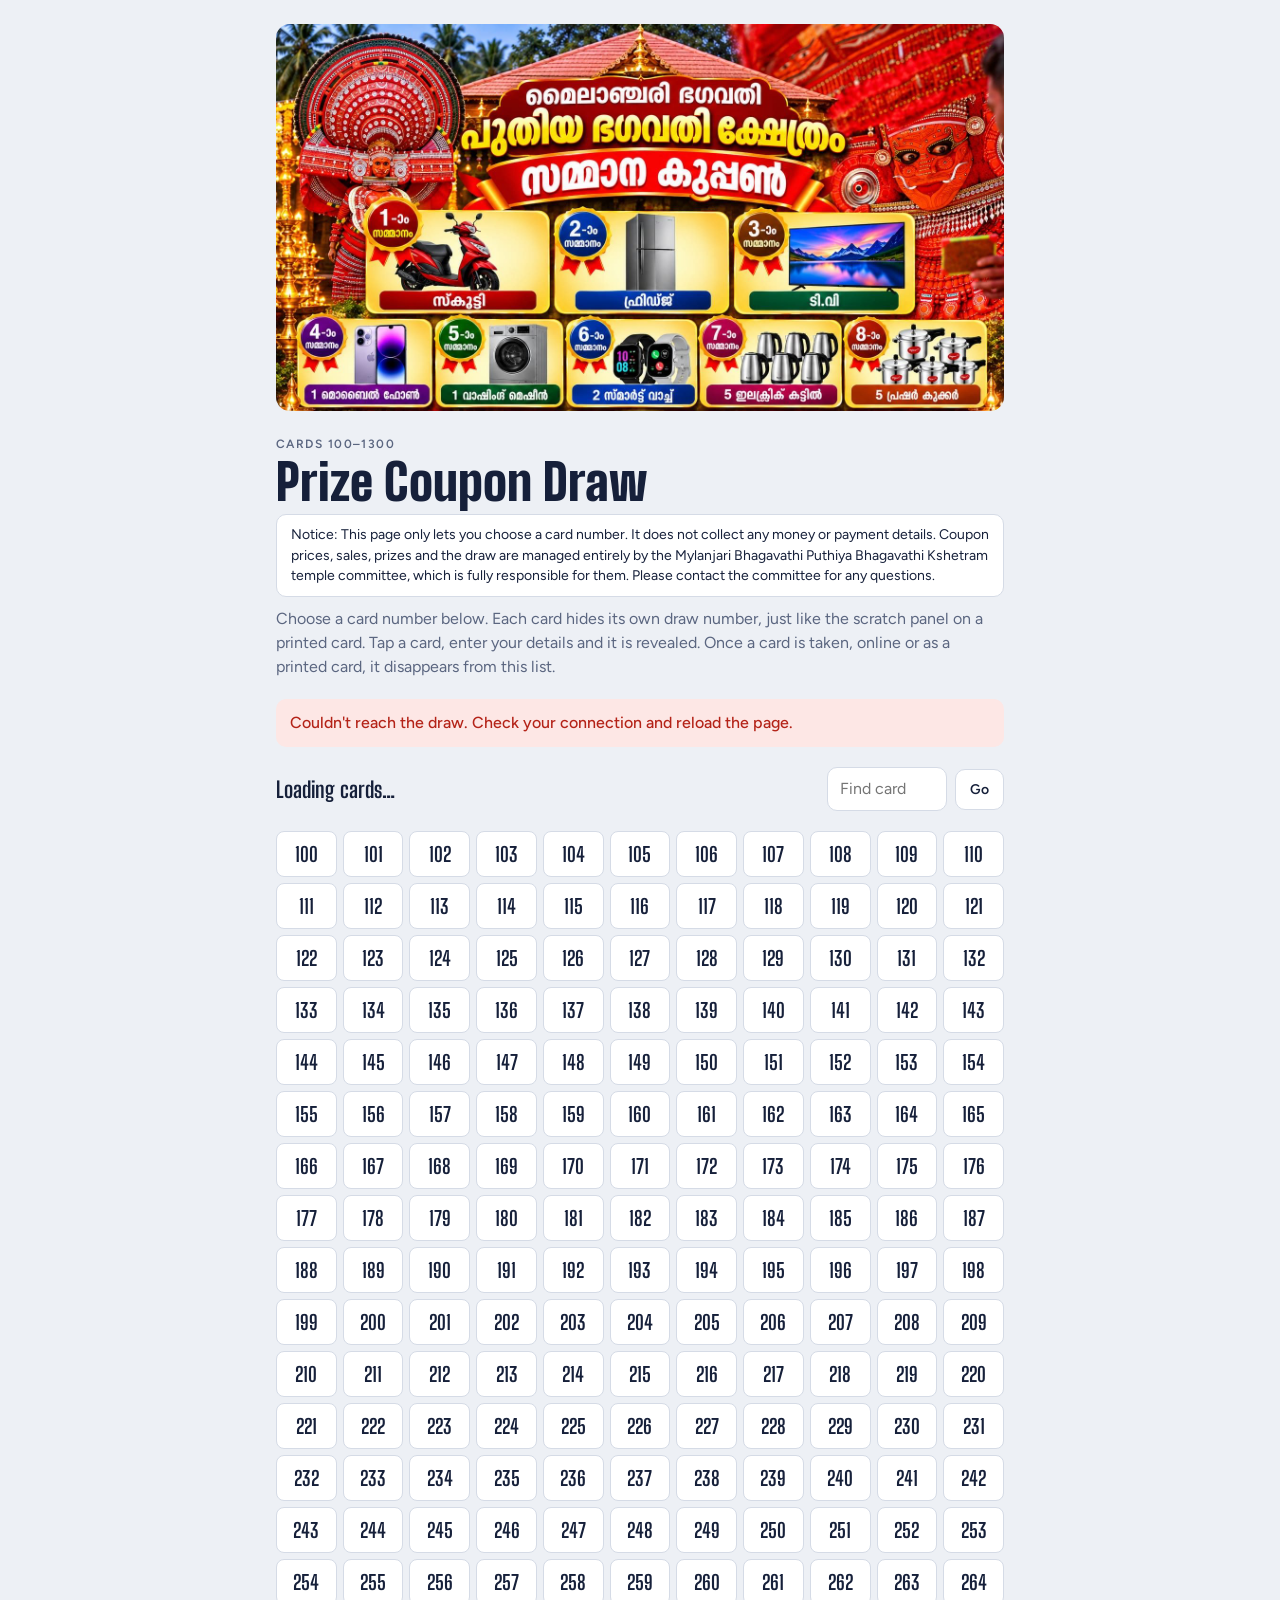
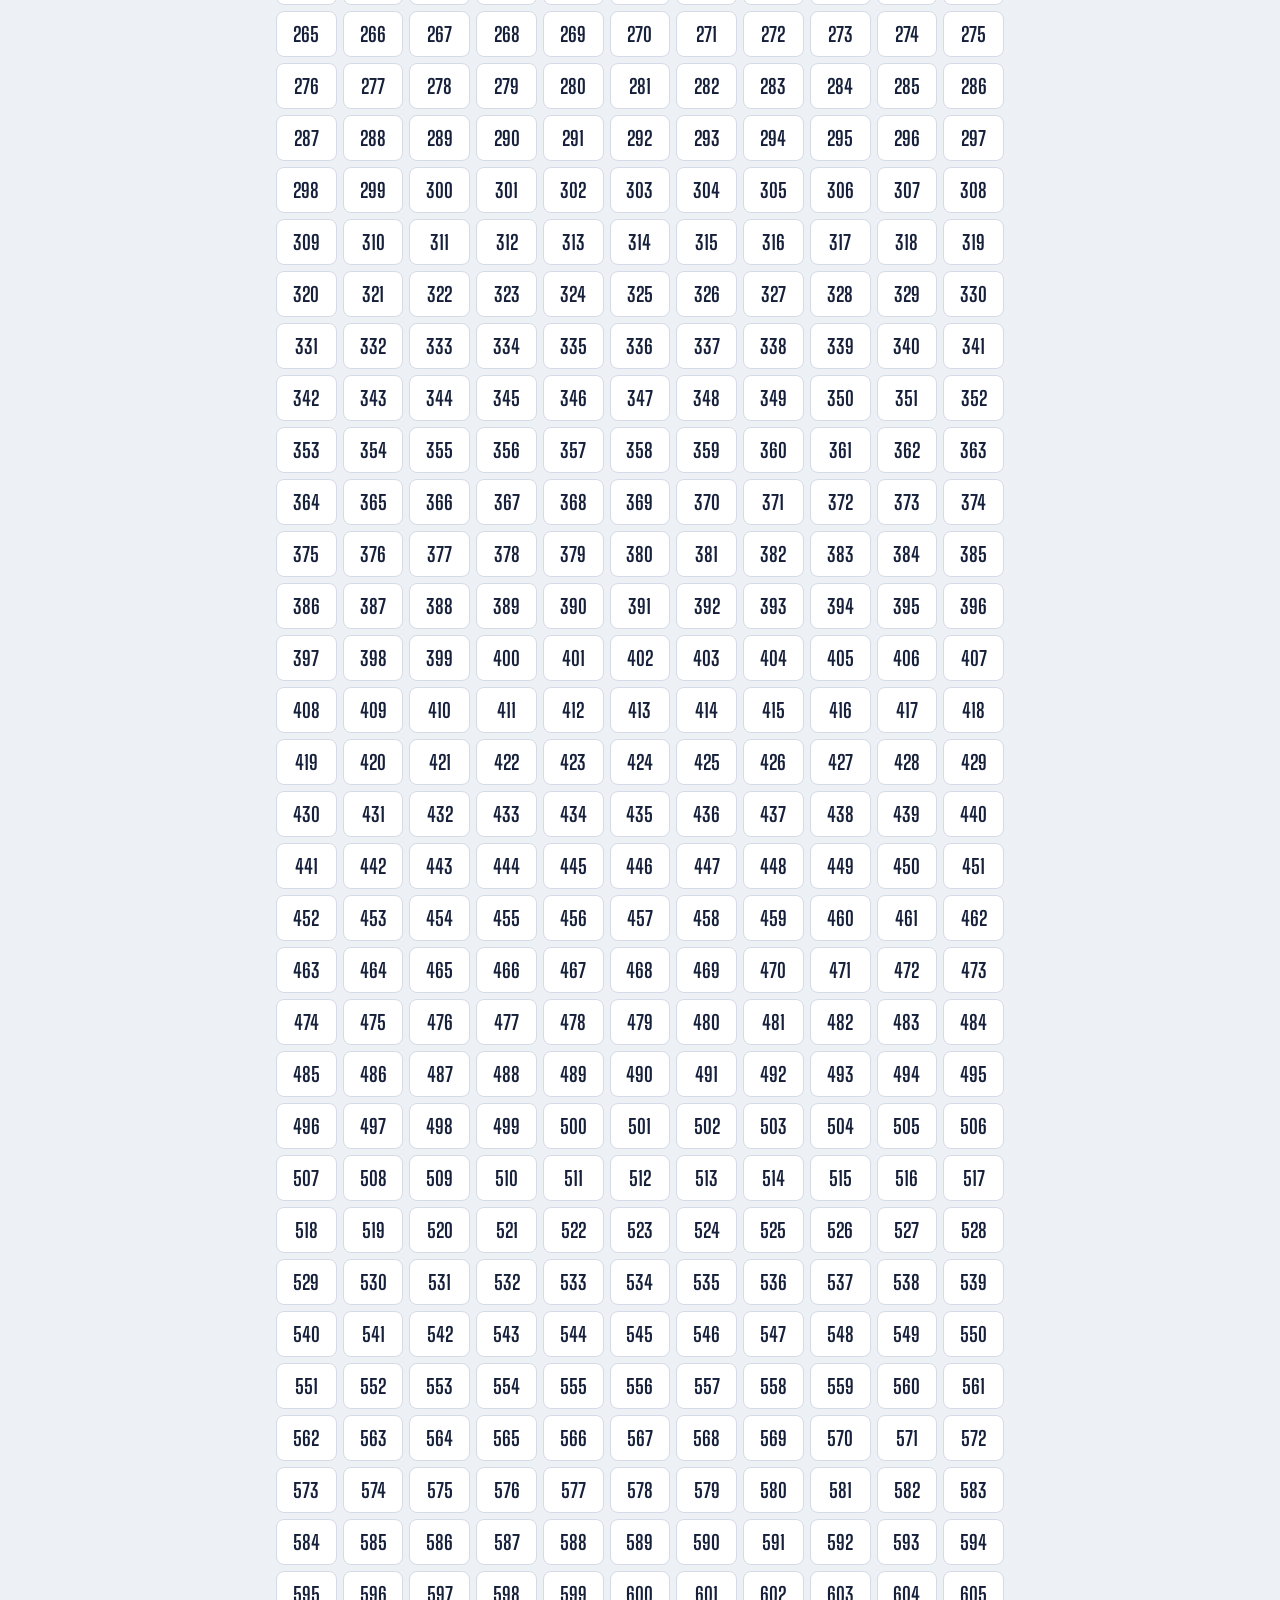
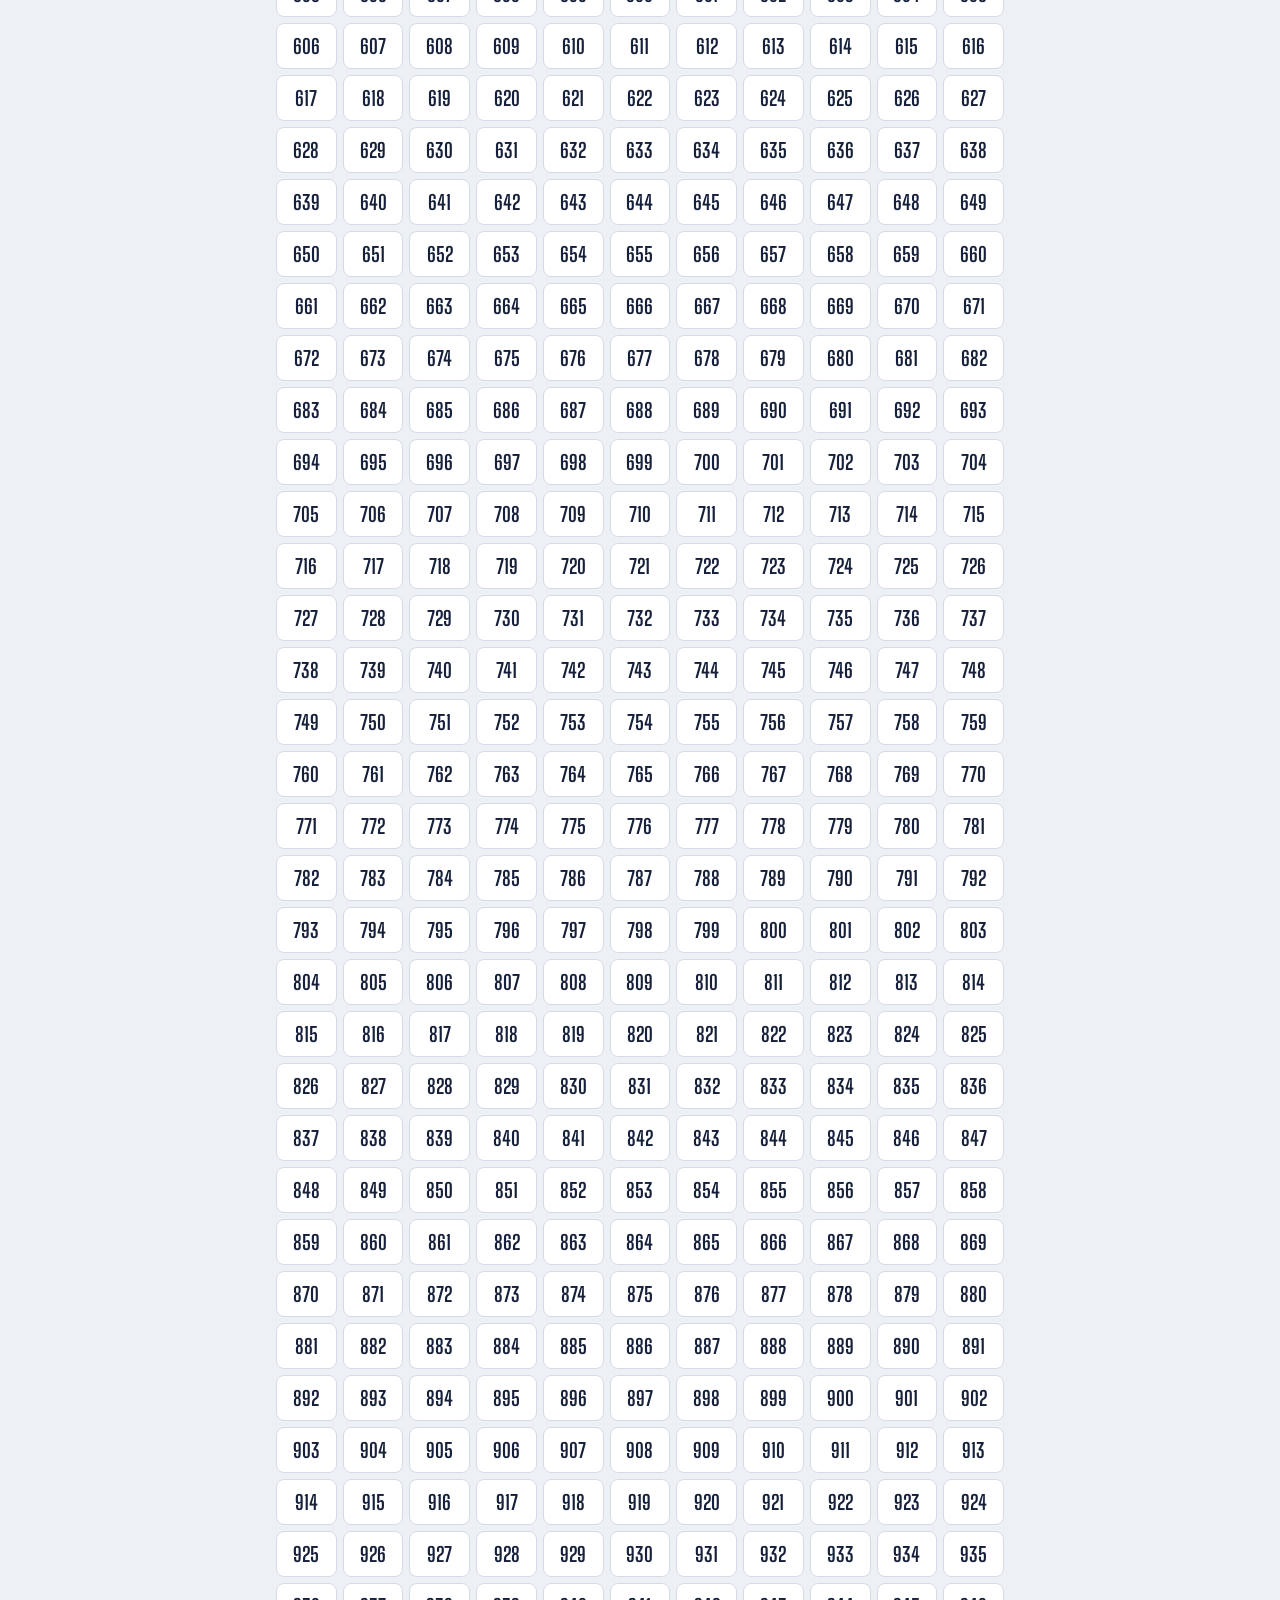
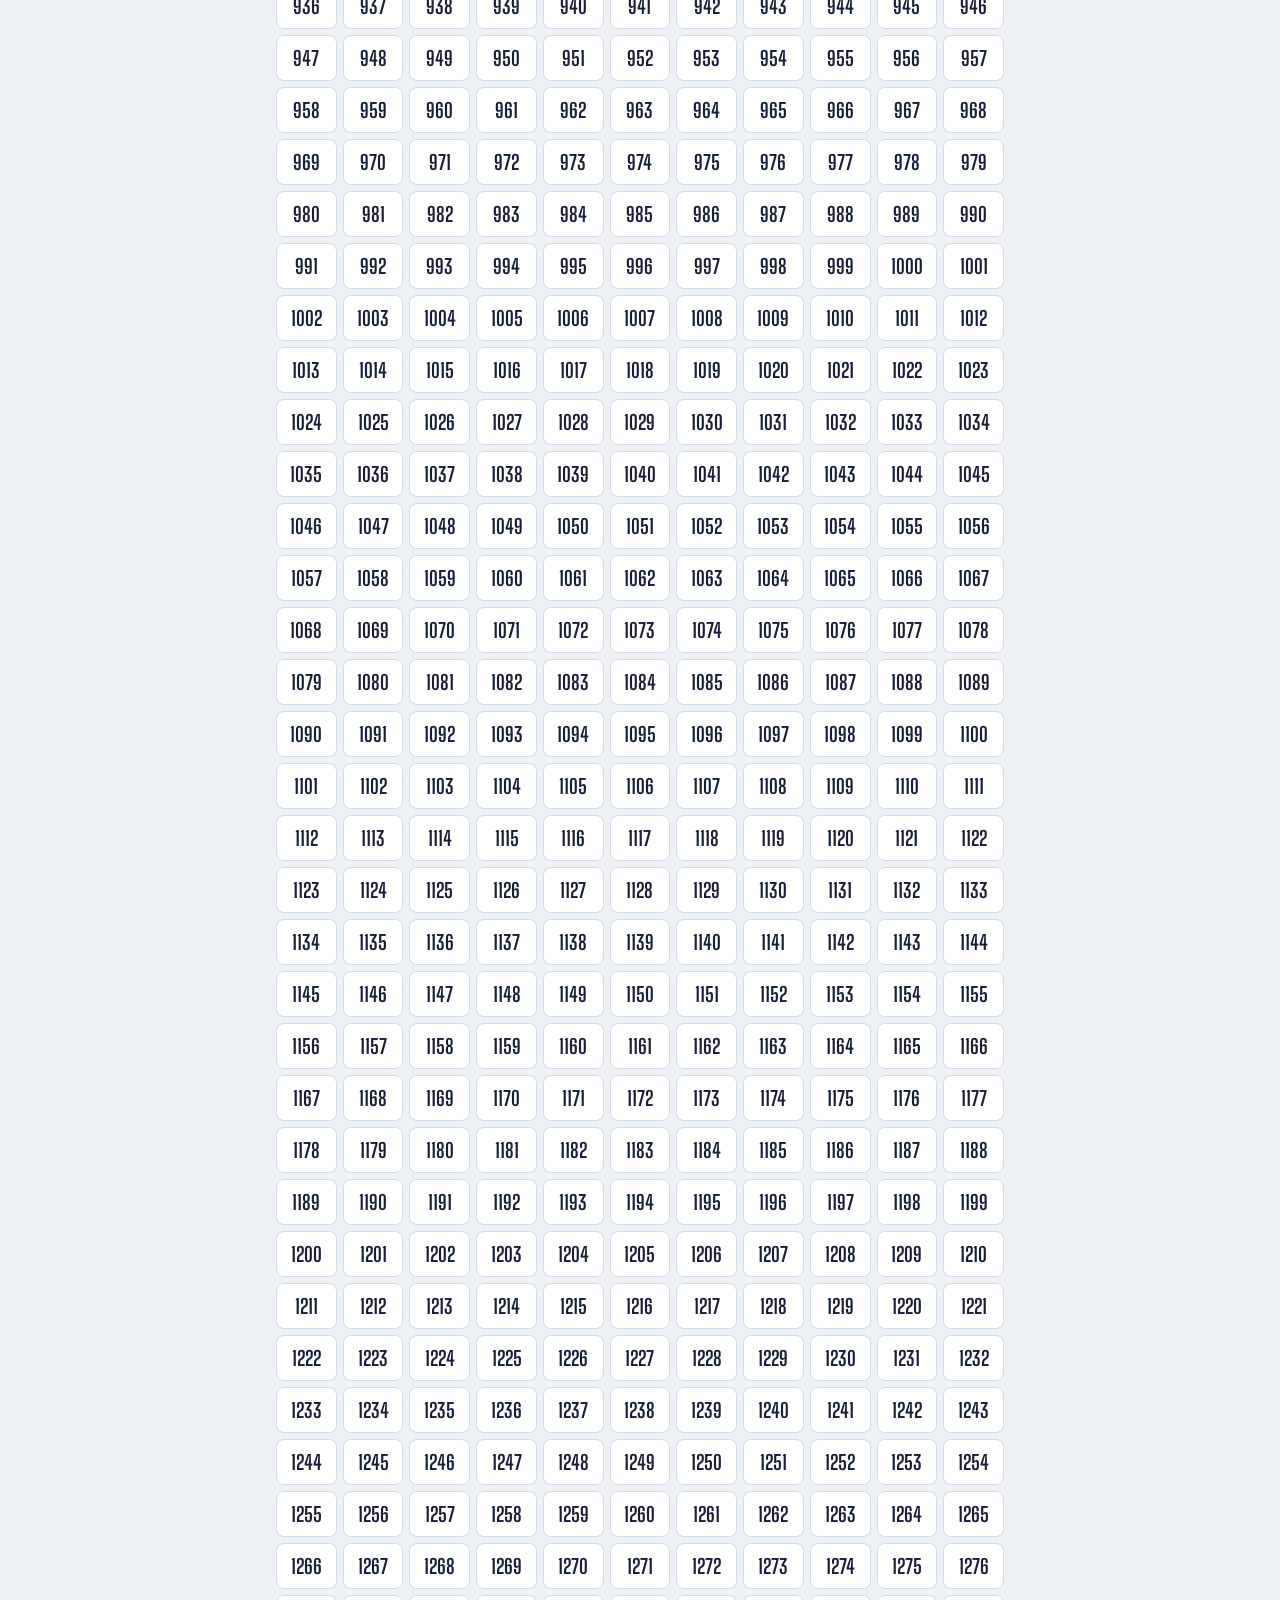
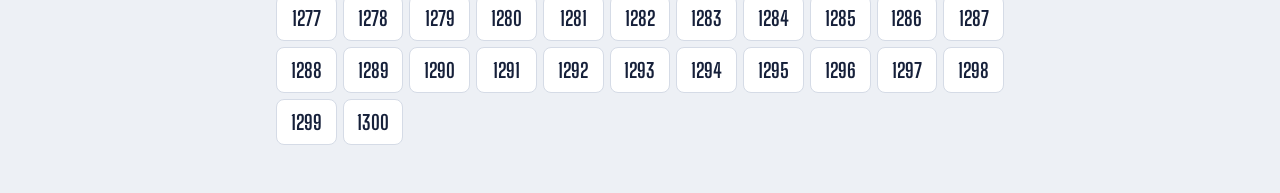
<file: index.html>
<!DOCTYPE html>
<html lang="en">
<head>
<meta charset="utf-8">
<meta name="viewport" content="width=device-width, initial-scale=1, viewport-fit=cover">
<meta name="robots" content="noindex, nofollow">
<title>Prize Coupon Draw</title>
<link rel="stylesheet" href="https://fonts.googleapis.com/css2?family=Big+Shoulders+Display:wght@700;900&family=Figtree:wght@400;500;600;700&display=swap">
<link rel="stylesheet" href="lottery.css?v=7">
</head>
<body>
<main class="wrap" id="lottery"></main>
<script src="lottery.js?v=8"></script>
<script>
// Paste your Apps Script web app URL here (Deploy → Manage deployments → Web app URL, ends in /exec).
var API_URL = "https://script.google.com/macros/s/AKfycbwGw5hdv94x71UFCHoSE1ElI6HtYVI3xRVMPapwN5gmTDGfzA4bxnSbI70qsNq84HfB/exec";

Lottery.init({
  mount: document.getElementById('lottery'),
  backend: API_URL ? Lottery.remote(API_URL) : null,
  storageKey: 'coupon-lottery-me-v2', notice: 'Notice: This page only lets you choose a card number. It does not collect any money or payment details. Coupon prices, sales, prizes and the draw are managed entirely by the Mylanjari Bhagavathi Puthiya Bhagavathi Kshetram temple committee, which is fully responsible for them. Please contact the committee for any questions.',
  banner: { src: 'coupon-banner.jpg', alt: 'Mylanjari Bhagavathi Puthiya Bhagavathi Kshetram prize coupon (മൈലാഞ്ചരി ഭഗവതി പുതിയ ഭഗവതി ക്ഷേത്രം സമ്മാന കൂപ്പൺ). Prizes: 1st scooter, 2nd fridge, 3rd TV, 4th mobile phone, 5th washing machine, 6th 2 smart watches, 7th 5 electric kettles, 8th 5 pressure cookers. ' }
});
</script>
</body>
</html>
</file>
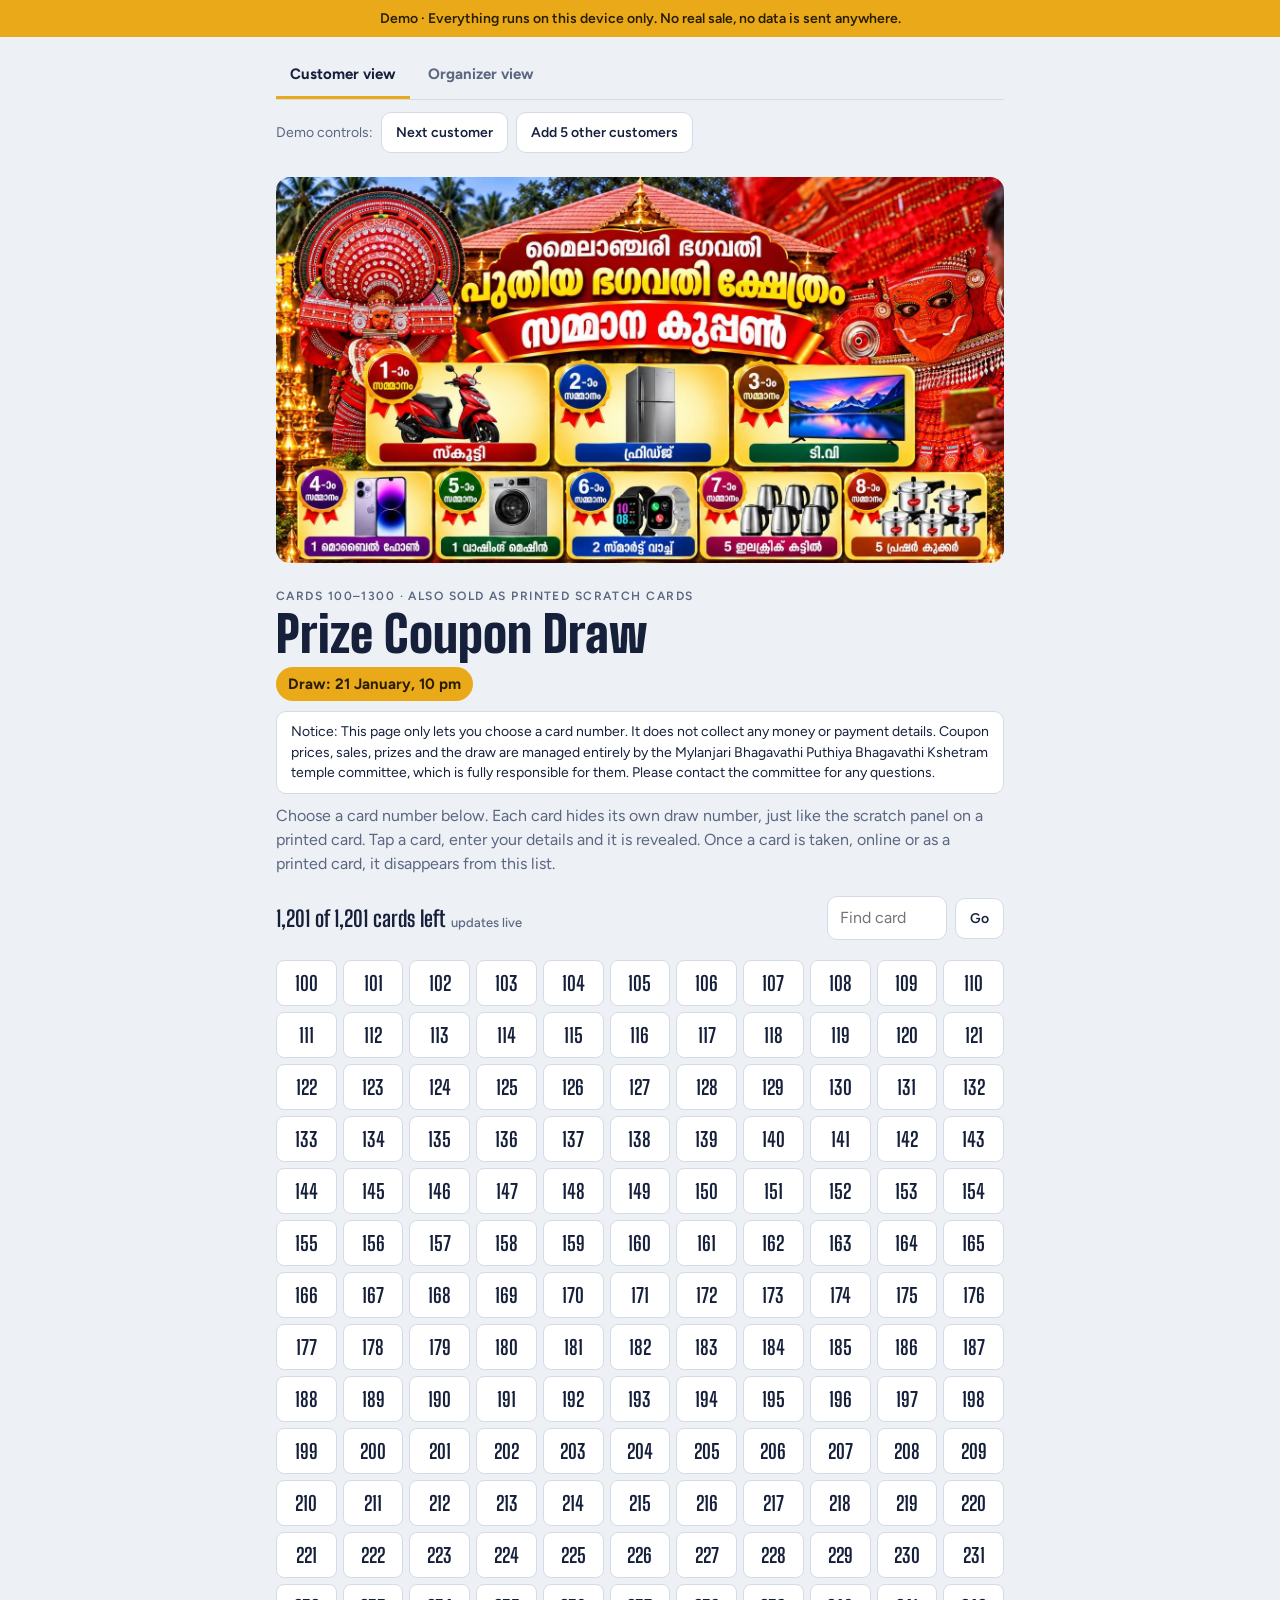
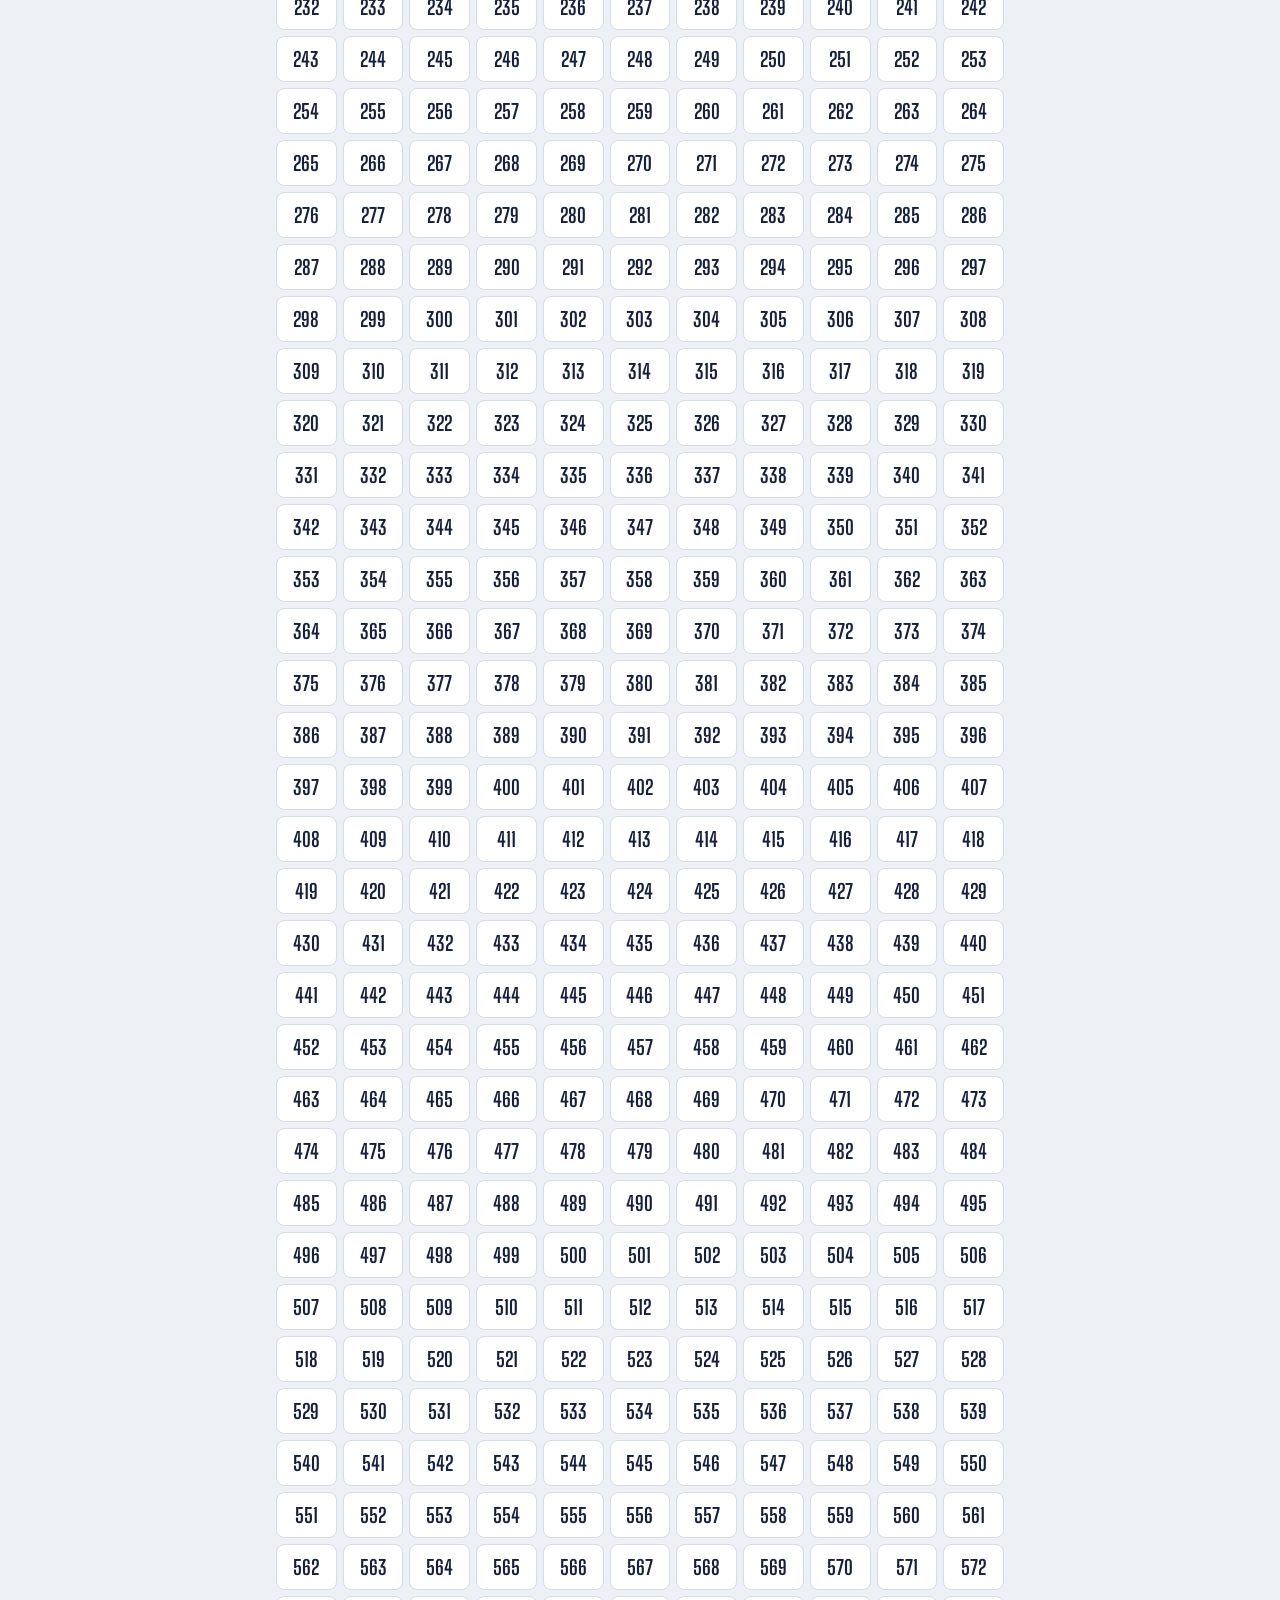
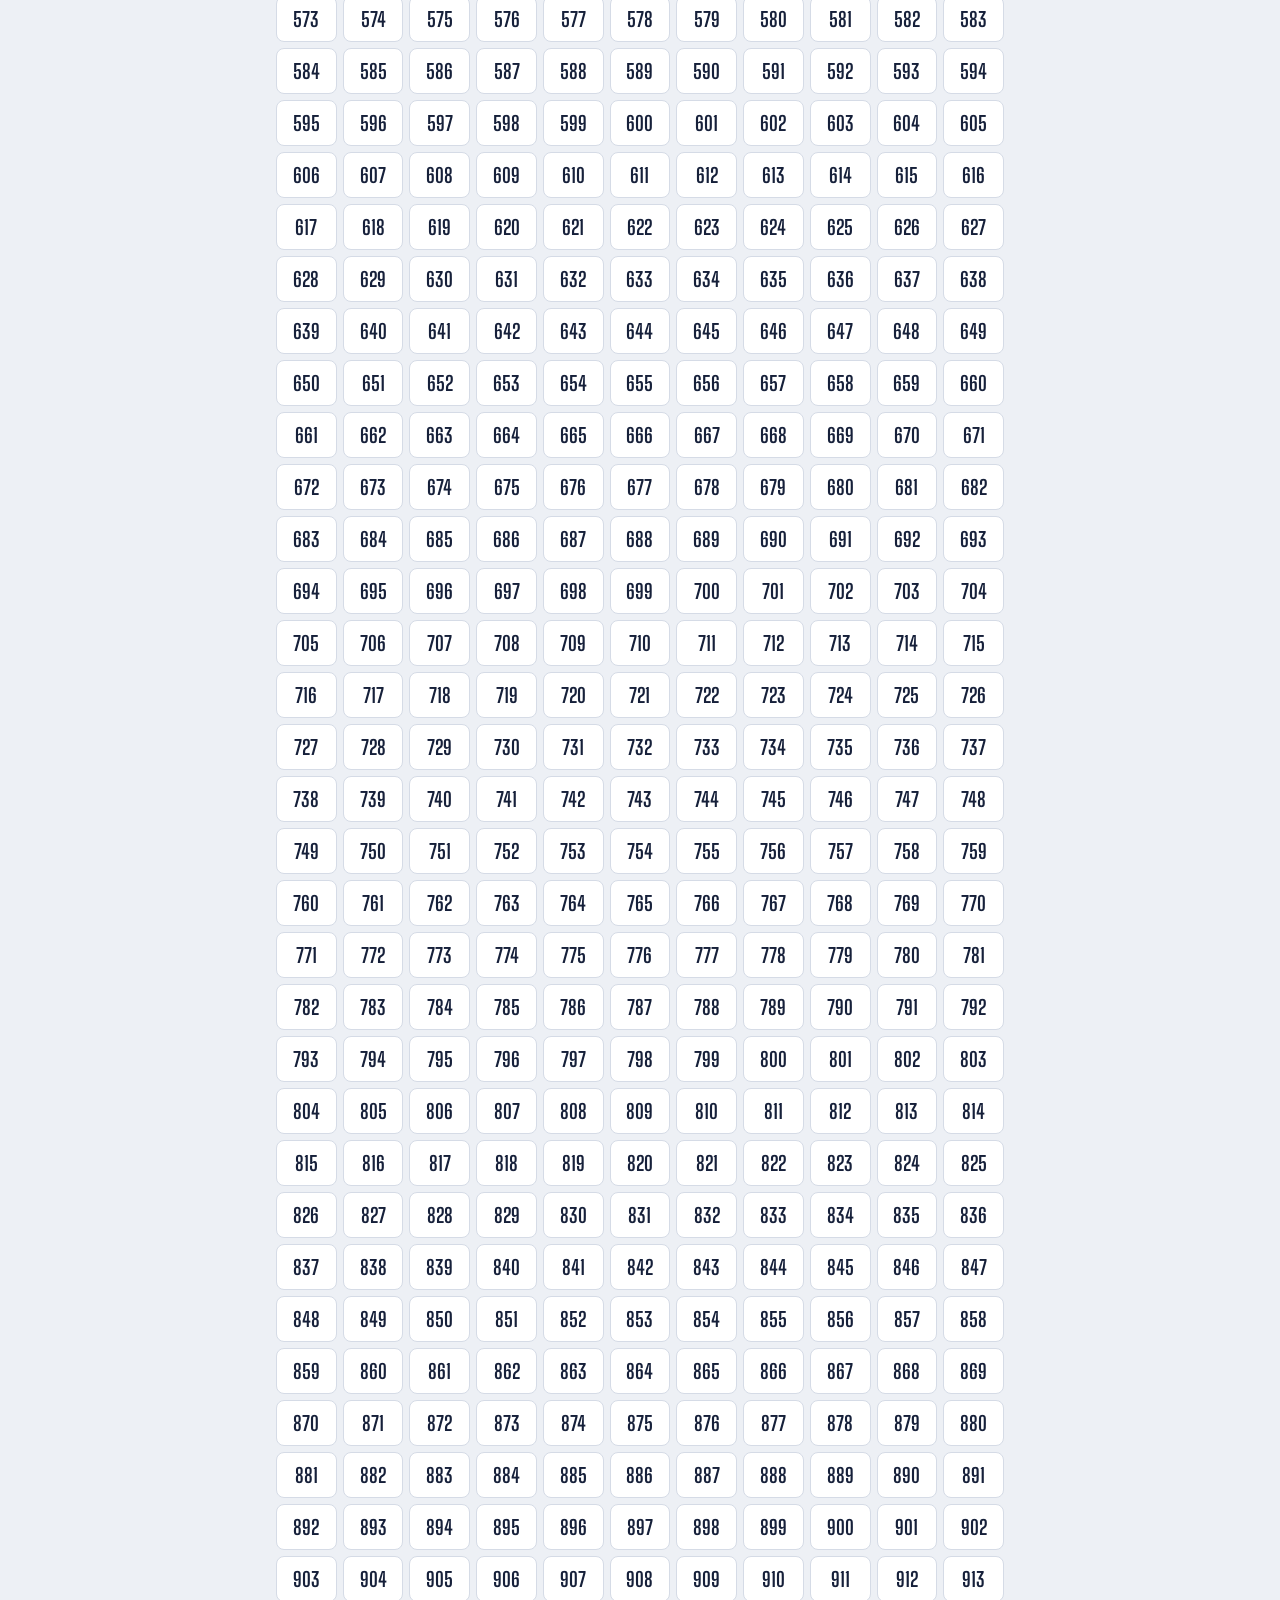
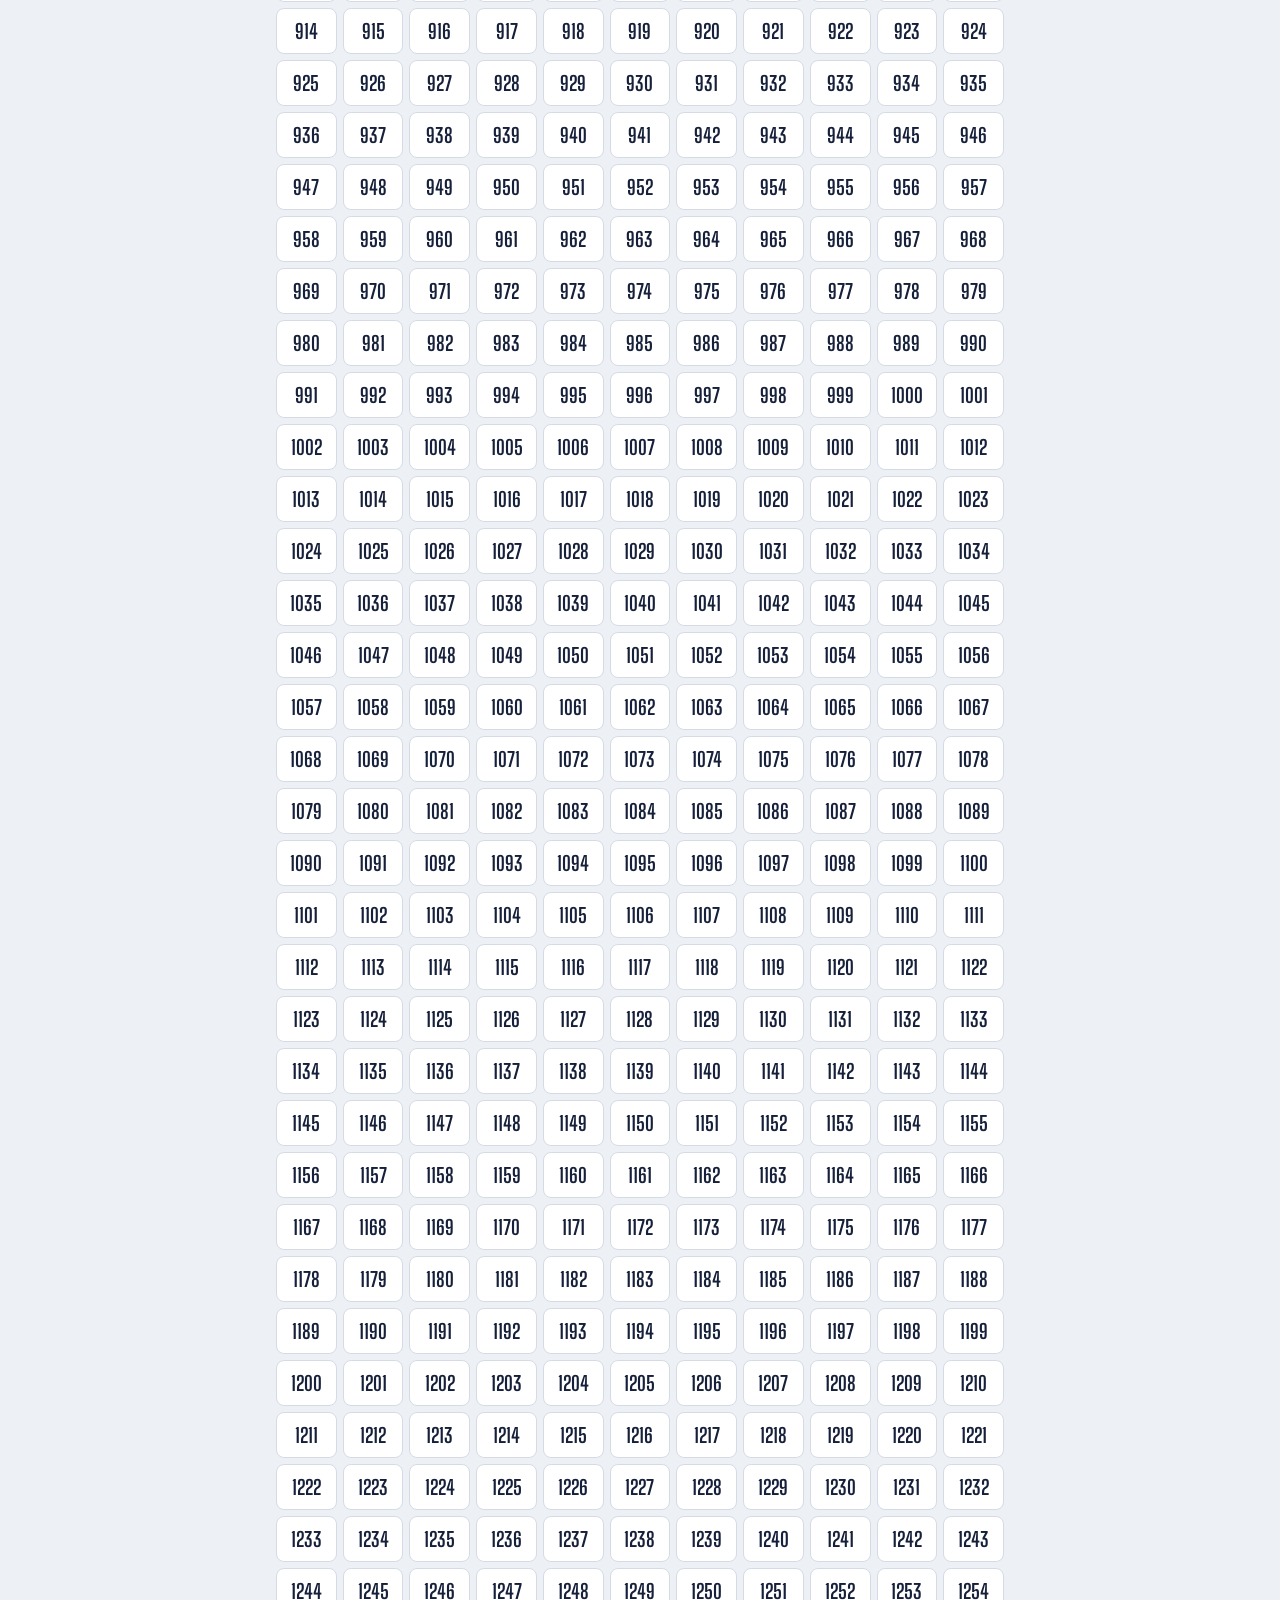
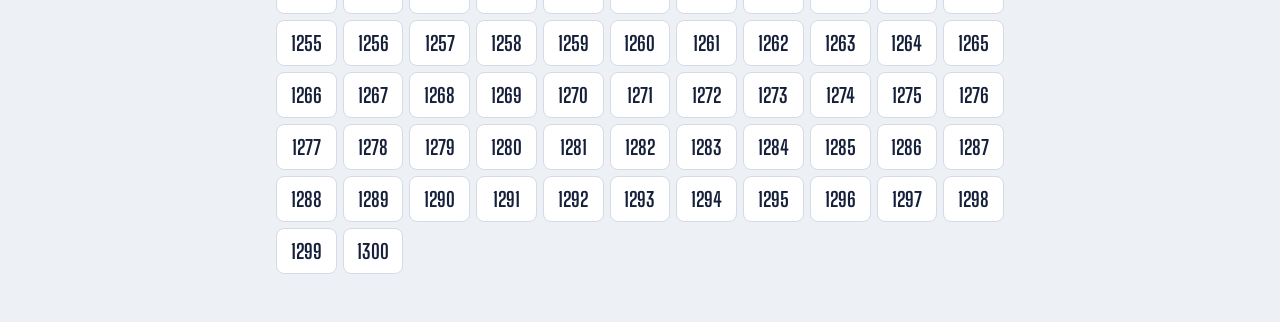
<file: demo.html>
<!DOCTYPE html>
<html lang="en">
<head>
<meta charset="utf-8">
<meta name="viewport" content="width=device-width, initial-scale=1, viewport-fit=cover">
<meta name="robots" content="noindex, nofollow">
<title>Prize Coupon Draw · Demo</title>
<link rel="stylesheet" href="https://fonts.googleapis.com/css2?family=Big+Shoulders+Display:wght@700;900&family=Figtree:wght@400;500;600;700&family=JetBrains+Mono:wght@400;600&display=swap">
<link rel="stylesheet" href="lottery.css?v=7">
<style>
.banner{background:var(--gold);color:var(--gold-ink);font-weight:600;font-size:14px;text-align:center;padding:8px max(16px,env(safe-area-inset-right)) 8px max(16px,env(safe-area-inset-left))}
.shell{max-width:760px;margin:0 auto;padding:16px max(16px,env(safe-area-inset-right)) 0 max(16px,env(safe-area-inset-left));display:grid;gap:12px}
.views{display:flex;gap:4px;border-bottom:1px solid var(--line)}
.view{font:inherit;font-weight:700;background:none;border:0;border-bottom:3px solid transparent;padding:10px 14px;color:var(--muted);cursor:pointer;font-size:15px}
.view[aria-selected="true"]{color:var(--ink);border-color:var(--gold)}
.democtl{display:flex;gap:8px;flex-wrap:wrap;align-items:center;font-size:14px}
.democtl span{color:var(--muted)}
#admin{display:grid;gap:18px}
.row{display:flex;justify-content:space-between;align-items:center;gap:10px;flex-wrap:wrap}
.stats{display:grid;grid-template-columns:repeat(4,1fr);gap:1px;background:var(--line);border:1px solid var(--line);border-radius:10px;overflow:hidden}
.stat{background:var(--surface);padding:12px 14px;display:grid;gap:2px}
.stat b{font-family:var(--display);font-size:28px;line-height:1;font-variant-numeric:tabular-nums}
.stat span{font-size:12px;color:var(--muted);letter-spacing:.06em;text-transform:uppercase}
@media (max-width:520px){.stats{grid-template-columns:1fr 1fr}}
.check{border-radius:10px;padding:12px 14px;font-size:14px}
.check.ok{background:var(--ok-bg);color:var(--ok)}
.check.bad{background:var(--bad-bg);color:var(--bad)}
.tablewrap{overflow-x:auto;border:1px solid var(--line);border-radius:10px;background:var(--surface);max-height:420px;overflow-y:auto}
table{border-collapse:collapse;width:100%;font-size:13.5px;min-width:560px}
th,td{text-align:left;padding:8px 12px;border-bottom:1px solid var(--line);vertical-align:top}
th{position:sticky;top:0;background:var(--surface);font-size:11.5px;letter-spacing:.08em;text-transform:uppercase;color:var(--muted);font-weight:600}
td.num{font-family:var(--display);font-weight:700;font-size:20px}
.mono{font-family:var(--mono);font-size:12.5px}
.pill{display:inline-block;padding:1px 8px;border-radius:999px;font-size:12px;font-weight:600;background:var(--bg);color:var(--muted);white-space:nowrap}
.pill.assigned{background:var(--ok-bg);color:var(--ok)}
.pill.warn{background:var(--warn-bg);color:var(--warn)}
.pill.bad{background:var(--bad-bg);color:var(--bad)}
.empty{padding:22px;text-align:center;color:var(--muted)}
</style>
</head>
<body>
<div class="banner">Demo · Everything runs on this device only. No real sale, no data is sent anywhere.</div>
<div class="shell">
  <div class="views" role="tablist">
    <button class="view" role="tab" id="vCustomer" aria-selected="true">Customer view</button>
    <button class="view" role="tab" id="vAdmin" aria-selected="false">Organizer view</button>
  </div>
  <div class="democtl" id="demoCtl">
    <span>Demo controls:</span>
    <button class="btn-plain" id="nextCustomer" type="button">Next customer</button>
    <button class="btn-plain" id="simulate" type="button">Add 5 other customers</button>
  </div>
</div>

<main class="wrap" id="lottery"></main>

<section class="wrap" id="admin" hidden>
  <div class="row"><h2>Organizer desk</h2><button class="btn-plain" id="reset" type="button">Reset demo</button></div>
  <div class="stats">
    <div class="stat"><b id="sSold">0</b><span>Sold online</span></div>
    <div class="stat"><b id="sPrinted">0</b><span>Sold printed</span></div>
    <div class="stat"><b id="sLeft">0</b><span>Cards free</span></div>
    <div class="stat"><b id="sEvents">0</b><span>Log entries</span></div>
  </div>
  <div class="check" id="check"></div>

  <h2>Draw night: who holds a number?</h2>
  <form class="find" id="lookup" novalidate>
    <label class="sr" for="lookupIn">Winning draw number</label>
    <input id="lookupIn" type="number" inputmode="numeric" placeholder="e.g. 874">
    <button class="btn-plain" type="submit">Find</button>
  </form>
  <p id="lookupOut" class="muted" aria-live="polite">Type a winning draw number to see which card has it and who bought it.</p>

  <h2>Online sales</h2>
  <div class="tablewrap" id="draws"></div>

  <h2>Record a printed-card sale</h2>
  <p class="muted" style="font-size:14px">When the committee hands over a printed scratch card, they record it here. In the real version they type the name or phone next to the card in the Print tab of the Google Sheet. The card then disappears from the website.</p>
  <form class="find" id="phys" novalidate style="flex-wrap:wrap">
    <label class="sr" for="physCard">Card number</label><input id="physCard" type="number" inputmode="numeric" placeholder="Card no.">
    <label class="sr" for="physName">Buyer name</label><input id="physName" placeholder="Buyer name" style="width:160px">
    <button class="btn-plain" type="submit">Record sale</button>
  </form>
  <p id="physOut" class="muted" aria-live="polite"></p>

  <h2>Print list (every card)</h2>
  <p class="muted" style="font-size:14px">Card number goes in the card-number box, scratch number under the silver scratch panel. Status shows cards already sold online, which must not be handed out as printed cards.</p>
  <div class="tablewrap" id="print"></div>

  <h2>Activity log</h2>
  <div class="tablewrap" id="log"></div>
  <p class="muted" style="font-size:13px">In the real version these lists live in the organizer's Google Sheet, with a tamper-evident log, an integrity check and open/close controls.</p>
</section>

<script src="lottery.js?v=8"></script>
<script>
(function(){
  var MIN = 100, MAX = 1300, FROM = 100, TO = 1300, KEY = 'coupon-lottery-demo-v4';
  var BANNER_ALT = 'Mylanjari Bhagavathi Puthiya Bhagavathi Kshetram prize coupon (മൈലാഞ്ചരി ഭഗവതി പുതിയ ഭഗവതി ക്ഷേത്രം സമ്മാന കൂപ്പൺ). Prizes: 1st scooter, 2nd fridge, 3rd TV, 4th mobile phone, 5th washing machine, 6th 2 smart watches, 7th 5 electric kettles, 8th 5 pressure cookers.';
  var $ = function(id){ return document.getElementById(id); };
  var state;

  function randInt(max){
    var b = new Uint32Array(1), limit = Math.floor(4294967296 / max) * max;
    do { crypto.getRandomValues(b); } while (b[0] >= limit);
    return b[0] % max;
  }
  // Fixed card -> draw number list, made once (a shuffle of MIN..MAX)
  function makeNumbers(){
    var h = []; for (var n = MIN; n <= MAX; n++) h.push(n);
    for (var i = h.length - 1; i > 0; i--) { var j = randInt(i + 1), t = h[i]; h[i] = h[j]; h[j] = t; }
    var map = {}; for (var c = MIN; c <= MAX; c++) map[c] = h[c - MIN];
    return map;
  }
  function fresh(keepNumbers){ return { numbers: keepNumbers || makeNumbers(), sold: {}, draws: [], physical: {}, log: [] }; }
  function save(){ try{ localStorage.setItem(KEY, JSON.stringify(state)); }catch(e){} }
  try{ state = JSON.parse(localStorage.getItem(KEY) || 'null'); }catch(e){ state = null; }
  if (!state || !state.numbers || !state.physical) { state = fresh(); save(); }

  function log(type, who, number, details){
    who = who || {};
    state.log.push({ t: new Date().toISOString(), type: type, name: who.name || '', phone: who.phone || '', tile: who.tile == null ? '' : who.tile, n: number == null ? '' : number, d: details || '' });
  }
  function normPhone(p){ var s = String(p || '').trim(), d = s.replace(/\D/g, ''); return d.length < 6 || d.length > 15 ? '' : (s[0] === '+' ? '+' : '') + d; }
  function usedTiles(){ return Object.keys(state.sold).concat(Object.keys(state.physical)).map(Number); }
  function onlineTotal(){ return TO - FROM + 1; }
  function onlineLeft(){ return onlineTotal() - state.draws.length - Object.keys(state.physical).length; }
  function later(v){ return new Promise(function(r){ setTimeout(function(){ r(v); }, 250); }); }

  // Same rules as the real backend
  function sell(f){
    var name = String(f.name || '').trim(), phone = normPhone(f.phone), tile = parseInt(f.tile, 10);
    var who = { name: name, phone: phone, tile: tile };
    if (name.length < 2) { log('rejected_invalid_name', who); return { status: 'error', message: 'Please enter your name.' }; }
    if (!phone) { log('rejected_invalid_phone', who); return { status: 'error', message: 'Please enter a valid phone number.' }; }
    if (!(tile >= FROM && tile <= TO)) { log('rejected_not_online_card', who); return { status: 'error', message: 'That card isn\'t sold online.' }; }
    var prior = state.draws.filter(function(d){ return d.phone === phone; })[0];
    if (prior) { log('repeat_attempt_returned_existing', who, prior.n, 'already has card ' + prior.tile); return { status: 'existing', tile: prior.tile, number: prior.n, drawNo: prior.no }; }
    if (state.sold[tile] || state.physical[tile]) { log('rejected_card_taken', who); return { status: 'tile_taken', message: 'Someone just took card ' + tile + '. Please choose another card.', usedTiles: usedTiles() }; }
    var num = state.numbers[tile], no = state.draws.length + 1, left = onlineLeft();
    state.sold[tile] = no;
    state.draws.push({ no: no, tile: tile, n: num, name: name, phone: phone, t: new Date().toISOString(), before: left });
    log('card_sold_online', who, num, 'card ' + tile + ' revealed ' + num + ', sale #' + no);
    return { status: 'assigned', tile: tile, number: num, drawNo: no, left: left - 1 };
  }

  var backend = {
    status: function(){ return later({ open: true, left: onlineLeft(), total: onlineTotal(), min: MIN, max: MAX, onlineFrom: FROM, onlineTo: TO, title: 'Prize Coupon Draw', drawInfo: 'Draw: 21 January, 10 pm', requireCode: false, usedTiles: usedTiles() }); },
    visit: function(){ log('page_opened', {}, null, 'demo'); save(); return later({ ok: true }); },
    draw: function(f){ var r = sell(f); save(); return later(r); }
  };

  var app = Lottery.init({ mount: $('lottery'), backend: backend, storageKey: 'coupon-lottery-demo-me-v3', notice: 'Notice: This page only lets you choose a card number. It does not collect any money or payment details. Coupon prices, sales, prizes and the draw are managed entirely by the Mylanjari Bhagavathi Puthiya Bhagavathi Kshetram temple committee, which is fully responsible for them. Please contact the committee for any questions.', banner: { src: 'coupon-banner.jpg', alt: BANNER_ALT } });

  // ----- demo controls
  var GUESTS = ['Anjali', 'Rahul', 'Fathima', 'Vishnu', 'Sneha', 'Arjun', 'Meera', 'Nikhil', 'Divya', 'Ashwin', 'Haritha', 'Sanjay'];
  $('nextCustomer').addEventListener('click', function(){ app.resetMe(); app.refresh(); window.scrollTo(0, 0); });
  $('simulate').addEventListener('click', function(){
    for (var i = 0; i < 5; i++) {
      var free = [];
      for (var v = FROM; v <= TO; v++) if (!state.sold[v] && !state.physical[v]) free.push(v);
      if (!free.length) break;
      sell({ tile: free[randInt(free.length)], name: GUESTS[randInt(GUESTS.length)] + ' (demo)', phone: '+9198' + String(10000000 + randInt(89999999)) });
    }
    save(); app.refresh();
  });

  // ----- organizer view
  function el(tag, cls, text){ var e = document.createElement(tag); if (cls) e.className = cls; if (text != null) e.textContent = text; return e; }
  function time(iso){ return new Date(iso).toLocaleTimeString(); }
  function table(headers, rows){
    var t = el('table'), h = el('tr'); headers.forEach(function(x){ h.appendChild(el('th', null, x)); });
    var th = el('thead'); th.appendChild(h); t.appendChild(th);
    var b = el('tbody'); rows.forEach(function(r){ b.appendChild(r); }); t.appendChild(b); return t;
  }
  function row(cells){ var tr = el('tr'); cells.forEach(function(c){ tr.appendChild(el('td', c[1], c[0])); }); return tr; }

  function renderAdmin(){
    $('sSold').textContent = state.draws.length;
    $('sLeft').textContent = onlineLeft();
    $('sPrinted').textContent = Object.keys(state.physical).length;
    $('sEvents').textContent = state.log.length;

    var seen = {}, dup = 0, mism = 0, t = {}, p = {};
    for (var c = MIN; c <= MAX; c++) { if (seen[state.numbers[c]]) dup++; seen[state.numbers[c]] = 1; }
    state.draws.forEach(function(d){ if (t[d.tile] || p[d.phone] || state.physical[d.tile]) dup++; if (state.numbers[d.tile] !== d.n) mism++; t[d.tile] = p[d.phone] = 1; });
    var ok = !dup && !mism, ck = $('check');
    ck.className = 'check ' + (ok ? 'ok' : 'bad');
    ck.textContent = ok ? 'Integrity check passed: all ' + (MAX - MIN + 1) + ' cards have their own draw number, every online sale revealed its card\'s fixed number, and every card and phone was used once (' + state.draws.length + ' online sales).' : (dup + mism) + ' problem(s) found.';

    var d = $('draws'); d.textContent = '';
    if (!state.draws.length) d.appendChild(el('div', 'empty', 'No online sales yet. Switch to the customer view and take a card.'));
    else d.appendChild(table(['#', 'Card no.', 'Draw number', 'Name', 'Phone', 'Time'], state.draws.slice().reverse().map(function(r){
      return row([[r.no, 'mono'], [r.tile, 'num'], [r.n, 'num'], [r.name], [r.phone, 'mono'], [time(r.t), 'mono']]);
    })));

    var pr = $('print'); pr.textContent = '';
    var rows = []; for (var c2 = MIN; c2 <= MAX; c2++) rows.push(row([[c2, 'num'], [state.numbers[c2], 'num'], [state.sold[c2] ? 'SOLD ONLINE – do not sell' : (state.physical[c2] ? 'Sold (printed)' : ''), ''], [state.physical[c2] || '', '']]));
    pr.appendChild(table(['Card no. (print in box)', 'Scratch number (under panel)', 'Status', 'Sold to'], rows));

    var l = $('log'); l.textContent = '';
    l.appendChild(table(['Time', 'Event', 'Name', 'Phone', 'Card', 'Draw number', 'Details'], state.log.slice().reverse().map(function(r){
      var tr = el('tr'), pc = r.type === 'card_sold_online' ? 'assigned' : /rejected/.test(r.type) ? 'bad' : /repeat/.test(r.type) ? 'warn' : '';
      tr.appendChild(el('td', 'mono', time(r.t)));
      var tdp = el('td'); tdp.appendChild(el('span', 'pill ' + pc, r.type.replace(/_/g, ' '))); tr.appendChild(tdp);
      [r.name, r.phone, r.tile, r.n, r.d].forEach(function(v){ tr.appendChild(el('td', 'mono', String(v))); });
      return tr;
    })));
  }
  $('lookup').addEventListener('submit', function(e){
    e.preventDefault();
    var num = parseInt($('lookupIn').value, 10), out = $('lookupOut'), card = null;
    for (var c = MIN; c <= MAX; c++) if (state.numbers[c] === num) { card = c; break; }
    if (card === null) { out.textContent = 'No card has draw number ' + ($('lookupIn').value || '') + '. Draw numbers run ' + MIN + '–' + MAX + '.'; return; }
    var sale = state.draws.filter(function(d){ return d.tile === card; })[0];
    out.textContent = 'Draw number ' + num + ' is on card ' + card + '. ' + (sale ? 'Sold online to ' + sale.name + ', phone ' + sale.phone + ' (sale #' + sale.no + ').' : state.physical[card] ? 'Sold as a printed card to ' + state.physical[card] + '.' : 'No sale recorded; whoever holds printed card ' + card + ' must show it.');
    log('holder_lookup', { tile: card }, num, 'draw number ' + num); save();
  });
  $('phys').addEventListener('submit', function(e){
    e.preventDefault();
    var c = parseInt($('physCard').value, 10), n = $('physName').value.trim(), out = $('physOut');
    if (!(c >= MIN && c <= MAX)) { out.textContent = 'Enter a card number from ' + MIN + ' to ' + MAX + '.'; return; }
    if (!n) { out.textContent = 'Enter the buyer\'s name.'; return; }
    if (state.sold[c]) { out.textContent = 'Card ' + c + ' was already sold online. Do not hand out this printed card.'; return; }
    if (state.physical[c]) { out.textContent = 'Card ' + c + ' is already recorded as sold to ' + state.physical[c] + '.'; return; }
    state.physical[c] = n; log('printed_card_sold', { name: n, tile: c }, state.numbers[c], 'recorded by committee'); save();
    out.textContent = 'Recorded: printed card ' + c + ' sold to ' + n + '. It has disappeared from the customer view.';
    $('physCard').value = ''; $('physName').value = ''; renderAdmin();
  });
  function show(which){
    $('vCustomer').setAttribute('aria-selected', which === 'c');
    $('vAdmin').setAttribute('aria-selected', which === 'a');
    $('lottery').hidden = which !== 'c'; $('demoCtl').hidden = which !== 'c'; $('admin').hidden = which !== 'a';
    if (which === 'a') renderAdmin(); else app.refresh();
  }
  $('vCustomer').addEventListener('click', function(){ show('c'); });
  $('vAdmin').addEventListener('click', function(){ show('a'); });
  $('reset').addEventListener('click', function(){ state = fresh(state.numbers); log('demo_reset', {}, null, 'online sales cleared, card numbers kept'); save(); app.resetMe(); app.refresh(); renderAdmin(); });
})();
</script>
</body>
</html>
</file>
<file: lottery.css>
:root{
  --bg:#EDF0F5; --surface:#FFFFFF; --ink:#16203A; --muted:#5B6680; --line:#D5DBE6;
  --ticket:#1F3B8C; --ticket-ink:#F6F3E8; --gold:#E9A919; --gold-ink:#2A1E00;
  --ok:#1E7A4F; --ok-bg:#E2F3EA; --warn:#9A5B00; --warn-bg:#FBEFD8; --bad:#B42318; --bad-bg:#FDE7E5;
  --scrim:rgba(10,15,30,.55);
  --display:"Big Shoulders Display","Arial Narrow",Impact,sans-serif;
  --body:"Figtree",system-ui,-apple-system,"Segoe UI",sans-serif;
  --mono:"JetBrains Mono",ui-monospace,Menlo,Consolas,monospace;
}
@media (prefers-color-scheme: dark){:root{
  --bg:#0D1322; --surface:#151D31; --ink:#E7EBF4; --muted:#93A0BC; --line:#28324A;
  --ticket:#2B4BA8; --gold:#F0B83A; --gold-ink:#241900;
  --ok:#5BD196; --ok-bg:#12301F; --warn:#F2B860; --warn-bg:#33240B; --bad:#FF8A80; --bad-bg:#3A1513;
  --scrim:rgba(0,0,0,.65); color-scheme:dark}}
*{box-sizing:border-box}
html,body{margin:0}
body{background:var(--bg);color:var(--ink);font-family:var(--body);font-size:16px;line-height:1.5}
.wrap{max-width:760px;margin:0 auto;padding:24px max(16px,env(safe-area-inset-right)) 48px max(16px,env(safe-area-inset-left));display:grid;gap:20px}
.eyebrow{font-size:12px;letter-spacing:.12em;text-transform:uppercase;color:var(--muted);font-weight:600}
h1{font-family:var(--display);font-weight:900;font-size:clamp(36px,10vw,50px);line-height:.95;margin:4px 0 8px}
h2{font-family:var(--display);font-weight:700;font-size:26px;margin:0;line-height:1.1}
p{margin:0}
.muted{color:var(--muted)}
.sr{position:absolute;width:1px;height:1px;overflow:hidden;clip:rect(0 0 0 0);white-space:nowrap}
[hidden]{display:none!important}

.hero{display:block;width:100%;max-width:100%;height:auto;aspect-ratio:1536/816;border-radius:14px;object-fit:cover;background:var(--surface)}

.drawinfo{display:inline-block;margin:0 0 10px;padding:6px 12px;border-radius:999px;background:var(--gold);color:var(--gold-ink);font-weight:700;font-size:15px}

.notice{margin:0 0 10px;padding:10px 14px;border-radius:10px;border:1px solid var(--line);background:var(--surface);font-size:14px;line-height:1.45}

/* Ticket */
.ticket{background:var(--ticket);color:var(--ticket-ink);border-radius:14px;padding:20px 22px;display:grid;gap:8px}
.t-label{font-size:12px;letter-spacing:.14em;text-transform:uppercase;opacity:.8;font-weight:600}
.number{font-family:var(--display);font-weight:900;font-size:clamp(84px,26vw,132px);line-height:.85;font-variant-numeric:tabular-nums}
.number.idle{opacity:.35}
.number.won{color:var(--gold)}
.t-foot{display:flex;justify-content:space-between;gap:10px;flex-wrap:wrap;border-top:2px dashed rgba(246,243,232,.35);padding-top:10px;font-size:14px}
.pair{display:flex;align-items:flex-end;gap:18px;flex-wrap:wrap}
.pair .cap{display:block;font-size:12px;letter-spacing:.12em;text-transform:uppercase;opacity:.8;font-weight:600}
.pair .tileno{font-family:var(--display);font-weight:700;font-size:44px;line-height:1;font-variant-numeric:tabular-nums}
.pair .arrow{font-family:var(--display);font-size:36px;opacity:.6;line-height:1;padding-bottom:6px}

.mycards{background:var(--ticket);color:var(--ticket-ink);border-radius:14px;padding:18px 20px;display:grid;gap:12px}
.mylist{display:grid;gap:10px}
.mylist .pair{border-bottom:2px dashed rgba(246,243,232,.35);padding-bottom:10px}
.mylist .pair:last-child{border-bottom:0;padding-bottom:0}
.mylist .number{font-size:clamp(56px,16vw,84px)}
.mylist .ph{font-size:13px;opacity:.8;align-self:center}
.t-note{margin:0;font-size:13px;opacity:.85}

/* Controls */
form{display:grid;gap:14px}
label{display:grid;gap:6px;font-weight:600;font-size:14px}
input{font:inherit;padding:12px 14px;border-radius:10px;border:1px solid var(--line);background:var(--surface);color:var(--ink);width:100%}
input:focus-visible,button:focus-visible{outline:3px solid var(--gold);outline-offset:2px}
.hint{font-weight:400;color:var(--muted);font-size:13px}
.btn{font:inherit;font-weight:700;font-size:17px;border:0;border-radius:10px;padding:15px 22px;cursor:pointer;background:var(--gold);color:var(--gold-ink)}
.btn:disabled{opacity:.5;cursor:not-allowed}
.btn-plain{font:inherit;font-weight:600;font-size:14px;border:1px solid var(--line);border-radius:10px;padding:9px 14px;cursor:pointer;background:var(--surface);color:var(--ink)}
.err{background:var(--bad-bg);color:var(--bad);border-radius:10px;padding:12px 14px;font-weight:500}
.info{background:var(--warn-bg);color:var(--warn);border-radius:10px;padding:12px 14px;font-weight:500}

/* Tile board */
.toolbar{display:flex;justify-content:space-between;align-items:center;gap:12px;flex-wrap:wrap}
.count{font-family:var(--display);font-weight:700;font-size:22px;font-variant-numeric:tabular-nums}
.count small{font-family:var(--body);font-weight:500;font-size:13px;color:var(--muted);margin-left:6px}
.find{display:flex;gap:8px;align-items:center}
.find input{width:120px;padding:9px 12px}
.grid{display:grid;grid-template-columns:repeat(auto-fill,minmax(58px,1fr));gap:6px}
.tile{font-family:var(--display);font-weight:700;font-size:20px;line-height:1;padding:12px 0;border-radius:8px;border:1px solid var(--line);background:var(--surface);color:var(--ink);cursor:pointer;font-variant-numeric:tabular-nums;transition:transform .12s ease, border-color .12s ease}
.tile:hover:not(:disabled){border-color:var(--ticket);transform:translateY(-1px)}
.tile:disabled{background:transparent;color:var(--muted);opacity:.4;text-decoration:line-through;border-style:dashed;cursor:not-allowed}
.tile.mine,.tile.mine:disabled{background:var(--gold);color:var(--gold-ink);border:1px solid var(--gold);opacity:1;text-decoration:none}
.tile.flash{outline:3px solid var(--gold);outline-offset:2px}
.grid.locked .tile:not(:disabled){cursor:default}

/* Pick sheet */
.overlay{position:fixed;inset:0;background:var(--scrim);display:grid;align-items:end;justify-items:center;z-index:20}
.sheet{background:var(--bg);width:100%;max-width:520px;border-radius:16px 16px 0 0;padding:20px max(16px,env(safe-area-inset-right)) calc(20px + env(safe-area-inset-bottom)) max(16px,env(safe-area-inset-left));display:grid;gap:14px;max-height:94vh;overflow:auto}
@media (min-width:600px){.overlay{align-items:center}.sheet{border-radius:16px;padding:24px}}
.sheet-head{display:flex;justify-content:space-between;align-items:center;gap:12px}
.x{font:inherit;font-size:26px;line-height:1;background:none;border:0;color:var(--muted);cursor:pointer;padding:4px 8px}
.done{display:grid;gap:12px}

@media (prefers-reduced-motion: reduce){*{transition:none!important;animation:none!important}}
</file>
